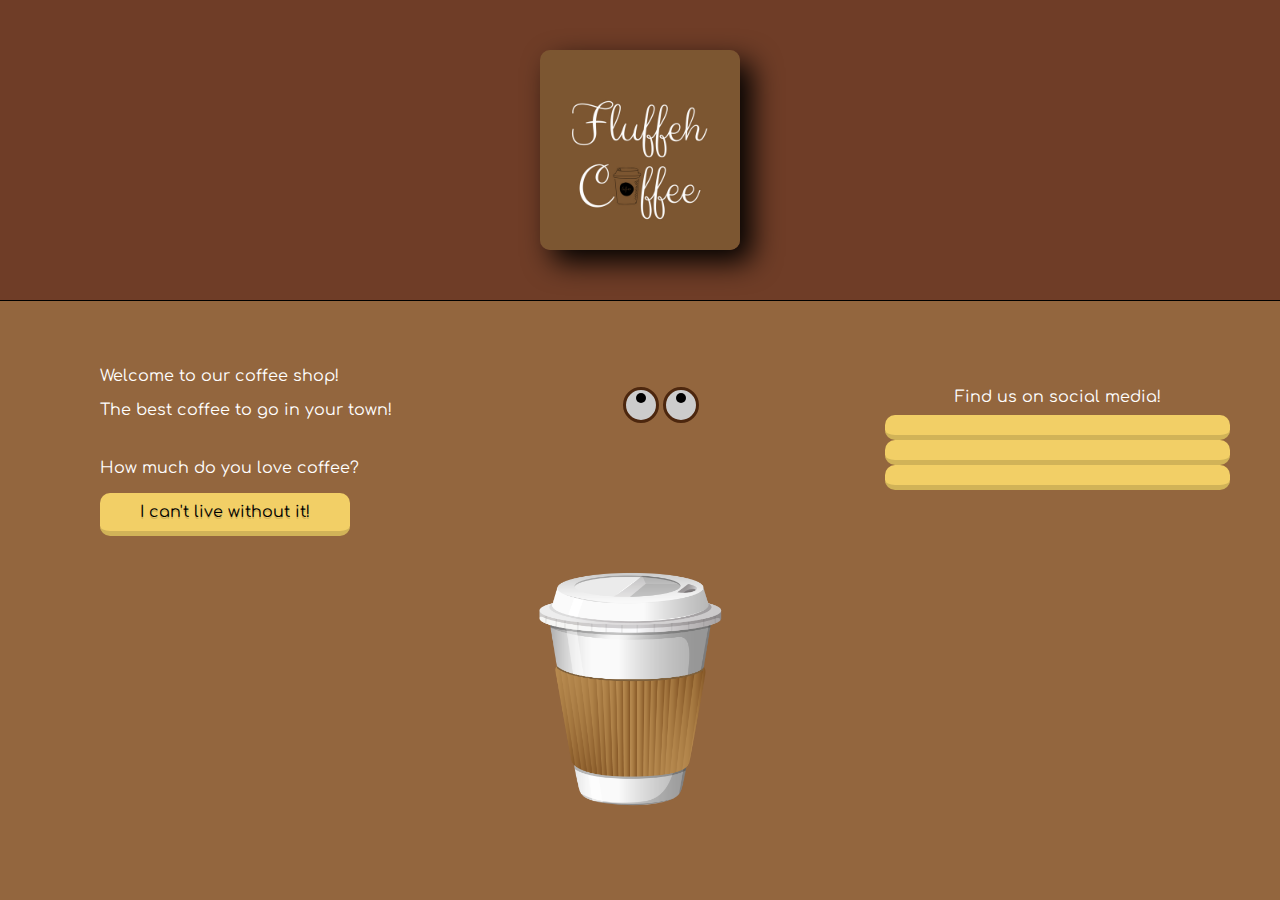
<file: index.html>
<!DOCTYPE html>
<html>

<head>
  <meta name="viewport" content="width=device-width, initial-scale=1.0">
  <title>Fluffeh Coffee</title>
  <link rel="icon" href="logo-and-coffee/cup.png">
  <link href="style.css" rel="stylesheet">
  <link rel="stylesheet" href="https://use.fontawesome.com/releases/v5.0.9/css/all.css" integrity="sha384-5SOiIsAziJl6AWe0HWRKTXlfcSHKmYV4RBF18PPJ173Kzn7jzMyFuTtk8JA7QQG1" crossorigin="anonymous">
  <link href="https://fonts.googleapis.com/css?family=Comfortaa" rel="stylesheet">
</head>

<body>
  <header>
    <img id="logo" src="logo-and-coffee/FluffehCoffee.png">
  </header>
  <div id="container">
    <div id="welcome">
      <div id="text">
        <p>Welcome to our coffee shop!</p>
        <p>The best coffee to go in your town!</p>
      </div>

      <div id="enter">
        <p id="question">How much do you love coffee?</p>
        <a href="coffee/coffee.html" class="button">I can't live without it!</a>
      </div>
    </div>

    <div id="animation">
      <section class="move-area">
        <img src="cup.png" class="cup">
        <div class='.container'>
          <div class='eye'></div>
          <div class='eye'></div>
        </div>
      </section>
    </div>

    <div class="social">
      <p>Find us on social media!</p>

      <a href="https://twitter.com/" class="button" target="_blank"><i class="fab fa-twitter"></i>
      </a>
      <a href="https://www.facebook.com/" class="button" target="_blank"><i class="fab fa-facebook-f"></i></a>
      <a href="https://www.instagram.com/" class="button" target="_blank"><i class="fab fa-instagram"></i></a>
    </div>
  </div>

  <script src="jquery-3.3.1.min.js"></script>
  <script type="text/javascript">
    $("html").mousemove(function (event) {
      var eye = $(".eye");
      var x = (eye.offset().left) + (eye.width() / 2);
      var y = (eye.offset().top) + (eye.height() / 2);
      var rad = Math.atan2(event.pageX - x, event.pageY - y);
      var rot = (rad * (180 / Math.PI) * -1) + 180;
      eye.css({
        '-webkit-transform': 'rotate(' + rot + 'deg)',
        '-moz-transform': 'rotate(' + rot + 'deg)',
        '-ms-transform': 'rotate(' + rot + 'deg)',
        'transform': 'rotate(' + rot + 'deg)'
      });
    });
  </script>

</body>

</html>
</file>
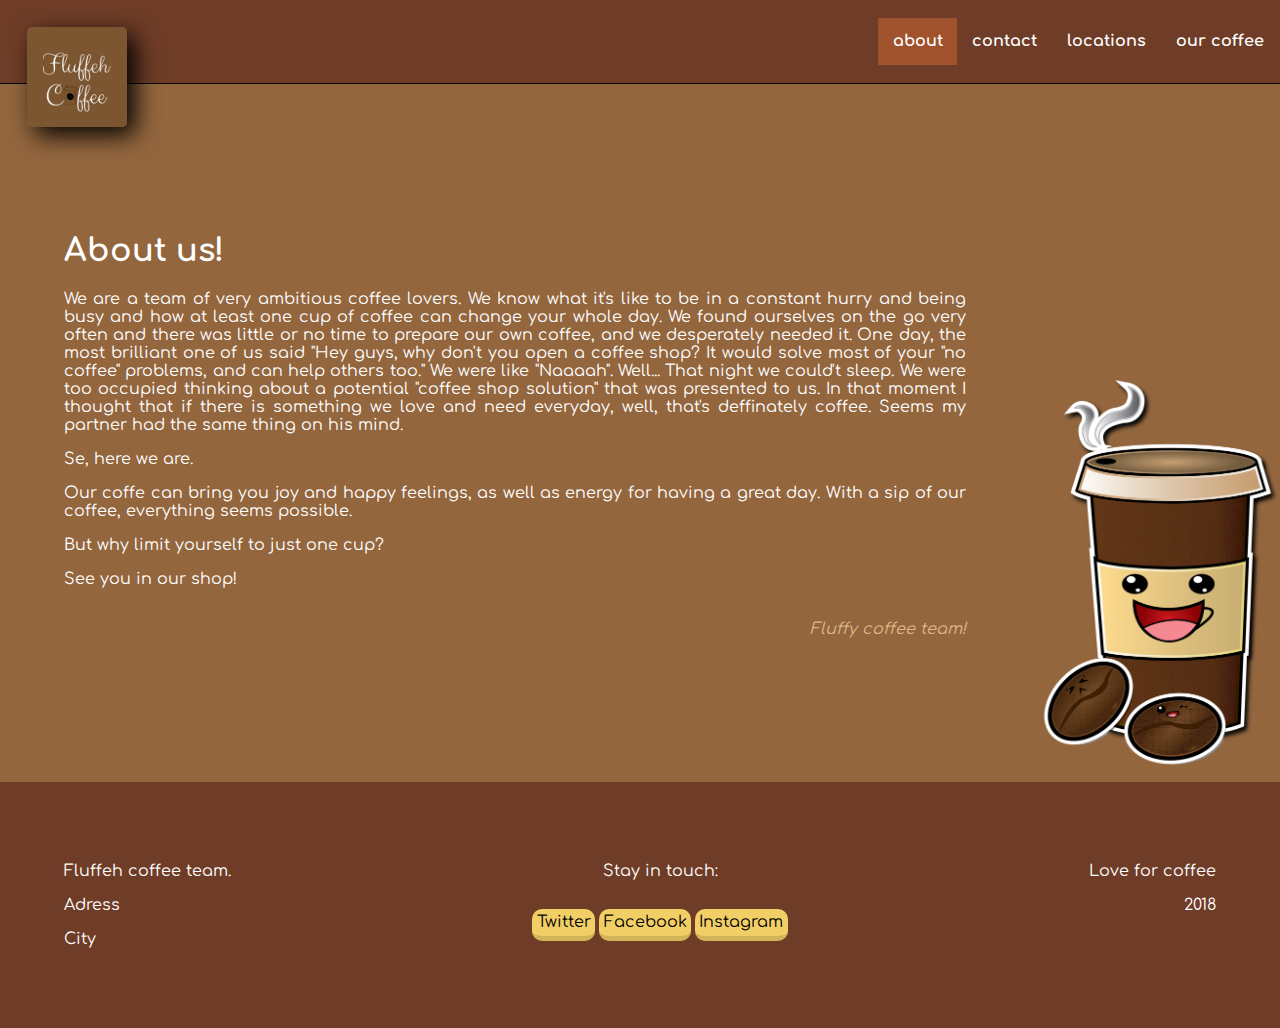
<file: about/about.html>
<!DOCTYPE html>
<html>

<head>
  <meta name="viewport" content="width=device-width, initial-scale=1.0">
  <title>Fluffeh coffee - About</title>
  <link href="about.css" rel="stylesheet">
  <link href="https://fonts.googleapis.com/css?family=Comfortaa" rel="stylesheet">
  <link rel="stylesheet" href="https://use.fontawesome.com/releases/v5.0.9/css/all.css" integrity="sha384-5SOiIsAziJl6AWe0HWRKTXlfcSHKmYV4RBF18PPJ173Kzn7jzMyFuTtk8JA7QQG1"
    crossorigin="anonymous">
</head>

<body>
  <header>
    <a href="../index.html"><img id="logo" src="../logo-and-coffee/FluffehCoffee.png"></a>

    <nav class="under">
      <ul>
        <a  id="about" href="about.html"><li>About <i class="fas fa-file-alt"></i></li></a>
        <a href="../contact/contact.html"><li id="contact">Contact</li></a>
        <a href="../locations/locations.html"><li id="locations">Locations<span class="iLocations"></span></li></a>
        <a href="../coffee/coffee.html"><li id="coffee">Our coffee</li></a>
      </ul>
    </nav>

  </header>

  <div id="container">
    <article>
      <h1>About us!</h1>
      <p>We are a team of very ambitious coffee lovers. We know what it's like to be in a constant hurry and being busy and
        how at least one cup of coffee can change your whole day. We found ourselves on the go very often and there was little
        or no time to prepare our own coffee, and we desperately needed it. One day, the most brilliant one of us said "Hey
        guys, why don't you open a coffee shop? It would solve most of your "no coffee" problems, and can help others too."
        We were like "Naaaah". Well... That night we could't sleep. We were too occupied thinking about a potential "coffee
        shop solution" that was presented to us. In that moment I thought that if there is something we love and need everyday,
        well, that's deffinately coffee. Seems my partner had the same thing on his mind.</p>
      <p>Se, here we are.</p>
      <p>Our coffe can bring you joy and happy feelings, as well as energy for having a great day. With a sip of our coffee,
        everything seems possible.</p>
      <p>But why limit yourself to just one cup?</p>
      <p>See you in our shop!</p>
      <p id="team">Fluffy coffee team!</p>
    </article>

    <aside id="kafaCont">
      <img src="kafica.jpg" alt="cup of coffee" id="kafica">
    </aside>

  </div>

  <footer>
    <section id="info">
      <p>Fluffeh coffee team.</p>
      <p>Adress</p>
      <p>City</p>
    </section>

    <section id="social">
      <p>Stay in touch:</p>
      <a href="https://twitter.com/" class="button" target="_blank">Twitter <i class="fab fa-twitter"></i>
      </a>
      <a href="https://www.facebook.com/" class="button" target="_blank">Facebook <i class="fab fa-facebook-f"></i></a>
      <a href="https://www.instagram.com/" class="button" target="_blank">Instagram <i class="fab fa-instagram"></i></a>
    </section>

    <section id="year">
      <p>Love for coffee</p>
      <p><i class="fas fa-heart"></i> 2018</p>
    </section>

  </footer>

</body>

</html>
</file>
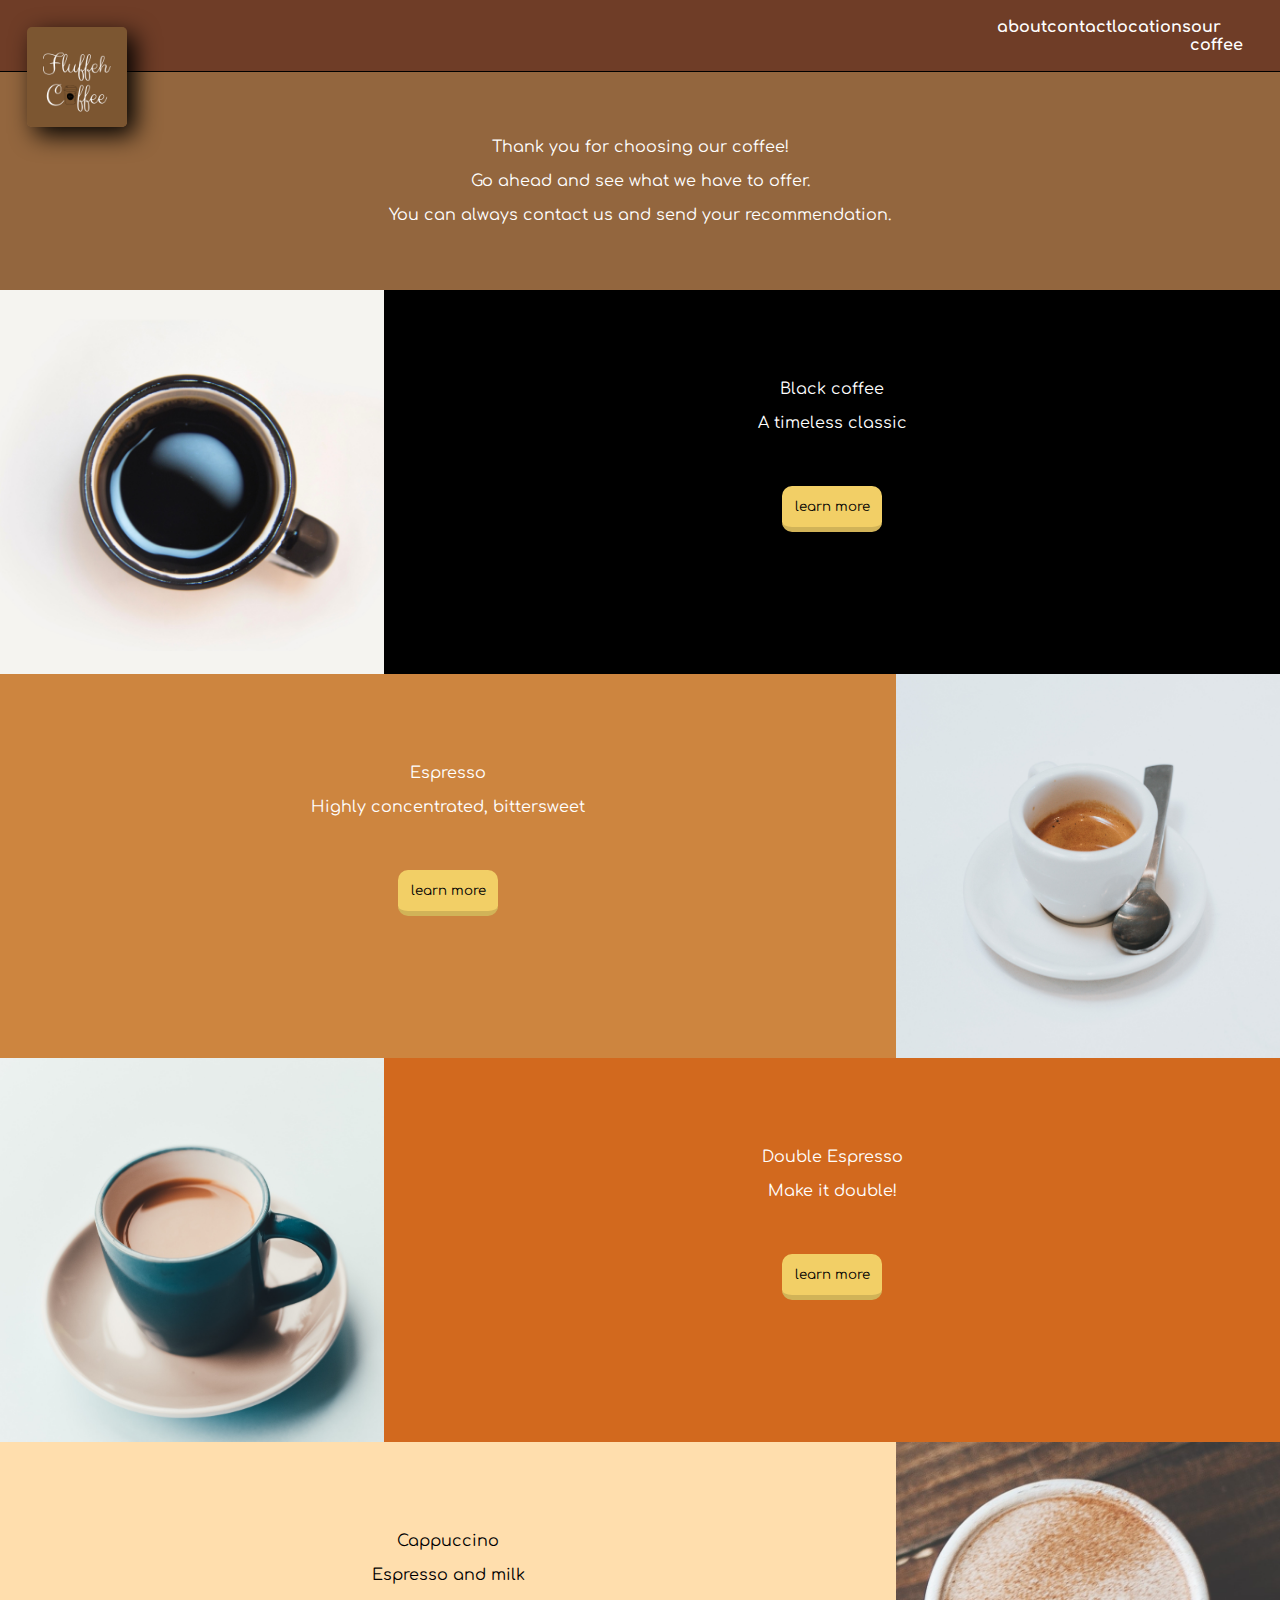
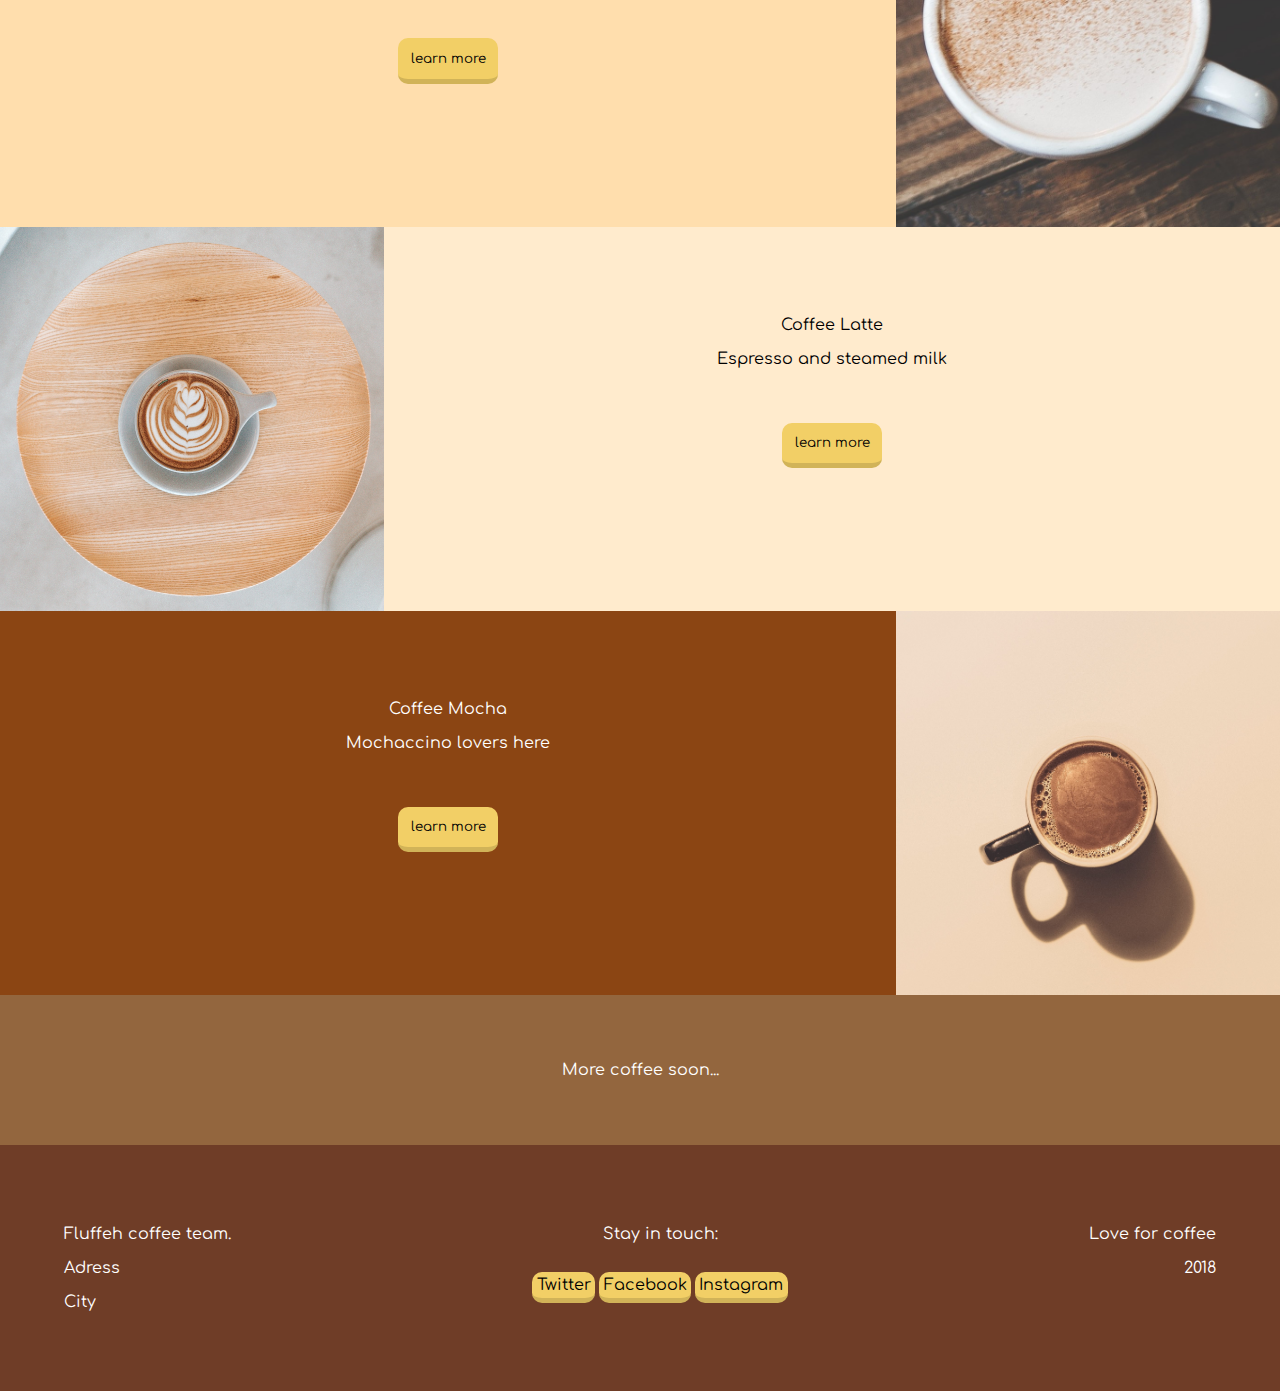
<file: coffee/coffee.html>
<!DOCTYPE html>
<html>

<head>
  <meta name="viewport" content="width=device-width, initial-scale=1.0">
  <title>Fluffeh coffee - Our coffee</title>
  <link href="coffee.css" rel="stylesheet">
  <link href="https://fonts.googleapis.com/css?family=Comfortaa" rel="stylesheet">
  <link rel="stylesheet" href="https://use.fontawesome.com/releases/v5.0.9/css/all.css" integrity="sha384-5SOiIsAziJl6AWe0HWRKTXlfcSHKmYV4RBF18PPJ173Kzn7jzMyFuTtk8JA7QQG1" crossorigin="anonymous">
</head>

<body>
  <header>
    <div id="logocont">
      <a href="../index.html"><img id="logo" src="../logo-and-coffee/FluffehCoffee.png"></a>
    </div>

    <nav class="under">
      <ul>
        <li id="about"><a href="../about/about.html">About</a></li>
        <li id="contact"><a href="../contact/contact.html">Contact</a></li>
        <li id="locations"><a href="../locations/locations.html">Locations<span class="iLocations"></span></a></li>
        <li id="coffee"><a href="coffee.html">Our coffee <i class="fas fa-coffee"></i></a></li>
      </ul>
    </nav>

  </header>

  <div class="choose">
    <p>Thank you for choosing our coffee!</p>
    <p>Go ahead and see what we have to offer.</p>
    <p>You can always contact us and send your recommendation.</p>
  </div>


  <div class="pics">

    <div class="img black">
      <img src="../logo-and-coffee/black.jpg" alt="black coffee">
      <section class="coffee">
        <p>Black coffee</p>
        <p>A timeless classic</p>
        <button class="button triggerBlack">learn more</button>

        <div class="modalBlack">
          <div class="modal-content">
            <span class="close-button" id="closeBlack">&times;</span>
            <h1>Black coffee</h1>
            <p>Black coffee has no milk or cream added to it. Black coffee is a brewed drink prepared from roasted coffee beans, which are the seeds of berries from the Coffea plant. The genus Coffea is native to tropical Africa (specifically having its origin in Ethiopia and Sudan) and Madagascar, the Comoros, Mauritius, and Réunion in the Indian Ocean. The plant was exported from Africa to countries around the world. Coffee plants are now cultivated in over 70 countries, primarily in the equatorial regions of the Americas, Southeast Asia, India, and Africa. The two most commonly grown are arabica and robusta. Once ripe, coffee berries are picked, processed, and dried. Dried coffee seeds (referred to as beans) are roasted to varying degrees, depending on the desired flavor. Roasted beans are ground and brewed with near-boiling water to produce coffee as a beverage.</p>
          </div>
        </div>

      </section>
    </div>

    <div class="img espresso">
      <img src="../logo-and-coffee/espresso.jpg" alt="espresso">
      <section class="coffee">
        <p>Espresso</p>
        <p>Highly concentrated, bittersweet</p>
        <button class="button triggerEspresso">learn more</button>

        <div class="modalEspresso">
          <div class="modal-content">
            <span class="close-button" id="closeEspresso">&times;</span>
            <h1>Espresso</h1>
            <p>Espresso is the name of a highly concentrated, bittersweet coffee originating in Italy in the early 20th century. Translated from Italian, the word espresso refers to the speed and single-serve nature of the coffee compared with slower and more communal methods of brewing coffee. Each shot of espresso is made to order upon customer request, as opposed to being brewed in anticipation of demand. Typically served in a demitasse cup or used with other ingredients to create another beverage such as a cappuccino or a caffè corretto, espresso has become representative of coffee culture in many coffee-consuming regions.</p>
          </div>
        </div>
      </section>
    </div>

    <div class="img double">
      <img src="../logo-and-coffee/double.jpg" alt="double">
      <section class="coffee">
        <p>Double Espresso</p>
        <p>Make it double!</p>
        <button class="button triggerDouble">learn more</button>

        <div class="modalDouble">
          <div class="modal-content">
            <span class="close-button" id="closeDouble">&times;</span>
            <h1>Double Espresso</h1>
            <p>Espresso is the name of a highly concentrated, bittersweet coffee originating in Italy in the early 20th century. Translated from Italian, the word espresso refers to the speed and single-serve nature of the coffee compared with slower and more communal methods of brewing coffee. Each shot of espresso is made to order upon customer request, as opposed to being brewed in anticipation of demand. Typically served in a demitasse cup or used with other ingredients to create another beverage such as a cappuccino or a coffee corretto, espresso has become representative of coffee culture in many coffee-consuming regions.</p>
            <p>Double espresso is just a two shot espresso.</p>
          </div>
        </div>
      </section>
    </div>

    <div class="img capp">
      <img src="../logo-and-coffee/cappuccino.jpg" alt="cappuccino">
      <section class="coffee dark">
        <p>Cappuccino</p>
        <p>Espresso and milk</p>
        <button class="button triggerCapp">learn more</button>

        <div class="modalCapp">
          <div class="modal-content">
            <span class="close-button" id="closeCapp">&times;</span>
            <h1>Cappuccino</h1>
            <p>A cappuccino is a coffee-based drink made primarily from espresso and milk. It consists of one-third espresso, one-third heated milk and one-third milk foam and is generally served in a 6 to 8-ounce cup. The cappuccino is considered one of the original espresso drinks representative of Italian espresso cuisine and eventually Italian-American espresso cuisine.</p>
            <p>Cappuccino is one of the few original espresso drinks that can be found across all major espresso cultures. The cappuccino began in Italian cafés and migrated to Italian-American menus before taking hold in American coffee houses. Today, the cappuccino remains a fixture in modern espresso culture.</p>
          </div>
        </div>
      </section>
    </div>

    <div class="img latte">
      <img src="../logo-and-coffee/latte.jpg" alt="latte">
      <section class="coffee dark">
        <p>Coffee Latte</p>
        <p>Espresso and steamed milk</p>
        <button class="button triggerLatte">learn more</button>

        <div class="modalLatte">
          <div class="modal-content">
            <span class="close-button" id="closeLatte">&times;</span>
            <h1>Coffee Latte</h1>
            <p>Coffee latte is a coffee-based drink made primarily from espresso and steamed milk. It consists of one-third espresso, two-thirds heated milk and about 1cm of foam. Depending on the skill of the barista, the foam can be poured in such a way to create a picture. Common pictures that appear in lattes are love hearts and ferns. Latte art is an interesting topic in itself.</p>
            <p>Traditionally the cafe latte is a ratio of two parts coffee and one part steamed milk (also called a Café Au Lait).</p>
          </div>
        </div>
      </section>
    </div>

    <div class="img mocha">
      <img src="../logo-and-coffee/mocha.jpg" alt="mocha">
      <section class="coffee">
        <p>Coffee Mocha</p>
        <p>Mochaccino lovers here</p>
        <button class="button triggerMocha">learn more</button>

        <div class="modalMocha">
          <div class="modal-content">
            <span class="close-button" id="closeMocha">&times;</span>
            <h1>Coffee Mocha</h1>
            <p>Like a coffee latte, coffee mocha is based on espresso and hot milk, but with added chocolate, typically in the form of sweet cocoa powder, although many varieties use chocolate syrup. Mochas can contain dark or milk chocolate.</p>

            <p>Coffee mocha, in its most basic formulation, can also be referred to as hot chocolate with (e.g., a shot of) espresso added. Like cappuccino, caffè mochas typically contain the distinctive milk froth on top, although, as is common with hot chocolate, they are sometimes served with whipped cream instead. They are usually topped with a dusting of either cinnamon or cocoa powder, and marshmallows may also be added on top for flavor and decoration.</p>
            <p>
              A variant is white caffè mocha, made with white chocolate instead of milk or dark. There are also variants of the drink that mix the two syrups; this mixture is referred to by several names, including black and white mocha, marble mocha, tan mocha, tuxedo mocha, and zebra</p>
          </div>
        </div>
      </section>
    </div>

  </div>

  <div class="choose">
    <p>More coffee soon...</p>
  </div>

  <footer>
    <section id="info">
      <p>Fluffeh coffee team.</p>
      <p>Adress</p>
      <p>City</p>
    </section>

    <section id="social">
      <p>Stay in touch:</p>
      <a href="https://twitter.com/" class="button" target="_blank">Twitter <i class="fab fa-twitter"></i>
</a>
      <a href="https://www.facebook.com/" class="button" target="_blank">Facebook <i class="fab fa-facebook-f"></i></a>
      <a href="https://www.instagram.com/" class="button" target="_blank">Instagram <i class="fab fa-instagram"></i></a>
    </section>

    <section id="year">
      <p>Love for coffee</p>
      <p><i class="fas fa-heart"></i> 2018</p>
    </section>

  </footer>

  <script src="coffee.js" type="text/javascript">


  </script>
</body>

</html>
</file>
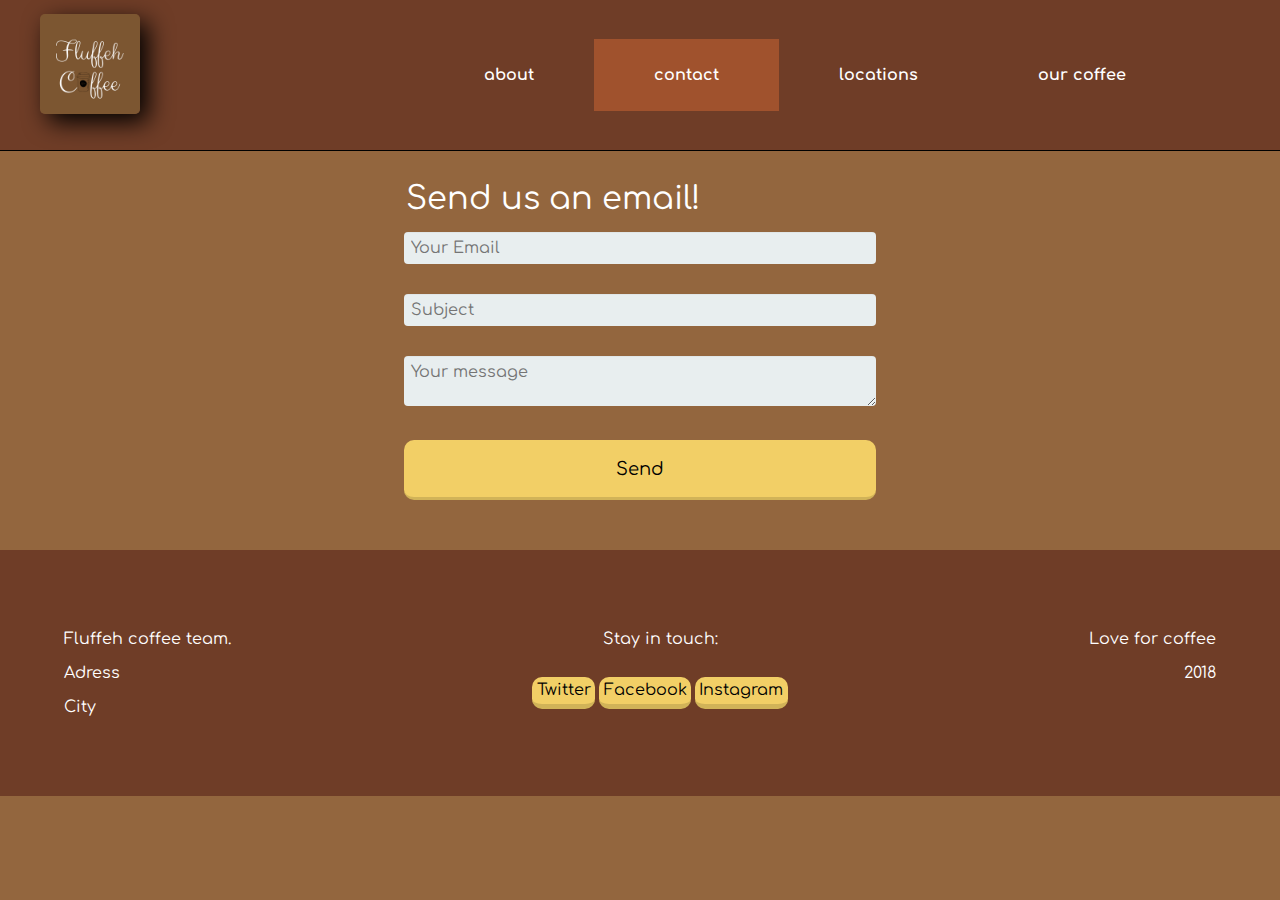
<file: contact/contact.html>
<!DOCTYPE html>
<html>

<head>
  <meta name="viewport" content="width=device-width, initial-scale=1.0">
  <title>Fluffeh coffee - Contact</title>
  <link href="contact.css" rel="stylesheet">
  <link href="https://fonts.googleapis.com/css?family=Comfortaa" rel="stylesheet">
  <link rel="stylesheet" href="https://use.fontawesome.com/releases/v5.0.9/css/all.css" integrity="sha384-5SOiIsAziJl6AWe0HWRKTXlfcSHKmYV4RBF18PPJ173Kzn7jzMyFuTtk8JA7QQG1" crossorigin="anonymous">
</head>

<body>
  <header>
    <div id="logocont">
      <a href="../index.html"><img id="logo" src="../logo-and-coffee/FluffehCoffee.png"></a>
    </div>

    <nav class="under">
      <ul>
        <li id="about"><a href="../about/about.html">About</a></li>
        <li id="contact"><a href="contact.html">Contact <i class="fas fa-id-card"></i></a></li>
        <li id="locations"><a href="../locations/locations.html">Locations<span class="iLocations"></span></a></li>
        <li id="coffee"><a href="../coffee/coffee.html">Our coffee</a></li>
      </ul>
    </nav>
    
  </header>

  <form method="post">
    <fieldset>
        <legend>Send us an email!</legend>

        <input type="email" name="email" placeholder="Your Email">
      
        <input type="text" name="subject" placeholder="Subject">
      
        <textarea name="body" placeholder="Your message"></textarea>
      
        <input type="submit" name="submit" value="Send" class="button">
    </fieldset>
  </form>
  
  <footer>
    <section id="info">
      <p>Fluffeh coffee team.</p>
      <p>Adress</p>
      <p>City</p>
    </section>

    <section id="social">
      <p>Stay in touch:</p>
      <a href="https://twitter.com/" class="button" target="_blank">Twitter <i class="fab fa-twitter"></i>
</a>
      <a href="https://www.facebook.com/" class="button" target="_blank">Facebook <i class="fab fa-facebook-f"></i></a>
      <a href="https://www.instagram.com/" class="button" target="_blank">Instagram <i class="fab fa-instagram"></i></a>
    </section>

    <section id="year">
      <p>Love for coffee</p>
      <p><i class="fas fa-heart"></i> 2018</p>
    </section>

  </footer>
  
  </body>
</html>
</file>
<file: style.css>
html,
body {
  margin: 0;
  padding: 0;
  background-color: #93663e;
}

header {
  height: 300px;
  background-color: #6F3D27;
  display: flex;
  align-items: center;
  justify-content: center;
  border-bottom: 1px solid #000;
}

#logo {
  width: 200px;
  height: 200px;
  -o-box-shadow: 12px 12px 29px #000;
  -icab-box-shadow: 12px 12px 29px #000;
  -khtml-box-shadow: 12px 12px 29px #000;
  -moz-box-shadow: 12px 12px 29px #000;
  -webkit-box-shadow: 12px 12px 29px #000;
  box-shadow: 12px 12px 29px #000;
  border-radius: 5%;
}

#container {
  height: 100%;
  display: flex;
}

#welcome {
  flex-grow: 1;
  margin-top: 50px;
  margin-left: 100px;
  font-family: 'Comfortaa', cursive;
}

#animation {
  flex-grow: 2;
}

.move-area {
  padding: 5% 35%;
  flex-grow: 1;
}

.social {
  flex-grow: 1;
  display: flex;
  flex-direction: column;
  text-align: center;
  margin-right: 50px;
  margin-top: 80px;
  font-family: 'Comfortaa', cursive;
  color: #fff;
  line-height: 1.5px;
}

.cup {
  position: absolute;
  right: 43%;
  bottom: 90px;
  height: 250px;
  width: 200px;
}

.container {
  position: relative;
  width: 50%;
}
.eye {
  position: relative;
  right: 32px;
  top: 68px;
  display: inline-block;
  border: 3px solid rgb(77, 39, 14);
  border-radius: 50%;
  height: 30px;
  width: 30px;
  background: #ccc;
}
.eye:after { /*pupil*/
  position: absolute;
  bottom: 17px;
  right: 10px;
  width: 10px;
  height: 10px;
  background: #000;
  border-radius: 50%;
  content: " ";
}

@media (max-width: 900px) {
  #container {
    flex-direction: column;
  }

  #animation {
    visibility: hidden;
  }

  .social {
    margin: auto;
  }
}

#text {
  font-family: 'Comfortaa', cursive;
  color: #fff;
  font-size: 1em;
}

p::selection {
  background: #93663e;
}

#enter {
  margin-top: 40px;
  color: #fff;
}

.button {
  float: left;
  padding: 10px 40px;
  font-family: 'Comfortaa', cursive;
  border-radius: 10px;
  color: #000;
  text-decoration: none;
  transition: all 0.1s;
  -webkit-transition: all 0.1s;
  background-color: #F2CF66;
  border-bottom: 5px solid #D1B358;
  text-shadow: 0px 2px #D1B358;
}

.button:active {
  transform: translate(0px, 5px);
  -webkit-transform: translate(0px, 5px);
  border-bottom: 1px solid;
}
</file>
<file: about/about.css>
html,
body {
  margin: 0;
  padding: 0;
  background-color: #93663e;
  color: #fff;
}

header {
  padding: 0.1em;
  background-color: #6F3D27;
  border-bottom: 1px solid #000;
}

nav ul {
  list-style: none;
  display: flex;
  flex-wrap: wrap;
  justify-content: flex-end;
}

nav ul a {
  padding: 1.2%;
  font-family: 'Comfortaa', cursive;
  text-decoration: none;
  text-transform: lowercase;
  color: #fff;
  font-weight: bold;
}

nav ul a,
nav ul a:after,
nav ul a:before {
  transition: all 0.5s;
}

nav ul a#about {
  background-color: #A0522D;
}

nav ul a:hover {
  background-color: #A0522D;
}

article {
  text-align: justify;
  padding: 10% 5%;
}

p::selection,
h1::selection {
  background: #93663e;
}

p,
h1 {
  font-family: 'Comfortaa', cursive;
}

footer {
  background-color: #6F3D27;
  display: flex;
  padding: 5%;
}

.button {
  border: none;
  margin-top: 3%;
  padding: 1%;
  font-family: 'Comfortaa', cursive;
  border-radius: 10px;
  color: #000;
  text-decoration: none;
  transition: all 0.1s;
  -webkit-transition: all 0.1s;
  background-color: #F2CF66;
  border-bottom: 5px solid #D1B358;
  cursor: pointer;
}

.button:active {
  transform: translate(0px, 5px);
  -webkit-transform: translate(0px, 5px);
  border-bottom: 1px solid;
}

.button:focus {
  outline: none;
}

.fa-heart {
  color: #800000;
}

#logo {
  position: absolute;
  margin: 2%;
  width: 100px;
  height: 100px;
  -o-box-shadow: 8px 8px 25px #000;
  -icab-box-shadow: 8px 8px 25px #000;
  -khtml-box-shadow: 8px 8px 25px #000;
  -moz-box-shadow: 8px 8px 25px #000;
  -webkit-box-shadow: 8px 8px 25px #000;
  box-shadow: 8px 8px 25px #000;
  border-radius: 5%;
}

#container {
  display: flex;
}

#team {
  color: burlywood;
  font-style: italic;
  float: right;
}

#kafaCont {
  height: inherit;
  align-self: flex-end;
}

#kafica {
  height: 400px;
  width: 250px;
}

#info {
  flex-grow: 1;
}

#social {
  flex-grow: 1;
  text-align: center;
}

#social a {
  display: inline-block;
}

#year {
  flex-grow: 1;
  text-align: right;
}
</file>
<file: coffee/coffee.css>
html,
body {
  margin: 0;
  padding: 0;
  background-color: #93663e;
  color: #fff;
}

p::selection {
  background: #93663e;
}

header {
  padding: 0.1em;
  background-color: #6F3D27;
  border-bottom: 1px solid #000;
}

nav ul {
  list-style: none;
  display: flex;
  flex-wrap: wrap;
  justify-content: flex-end;
}

nav ul a {
  padding: 1.2%;
  font-family: 'Comfortaa', cursive;
  text-decoration: none;
  text-transform: lowercase;
  color: #fff;
  font-weight: bold;
}

nav ul a,
nav ul a:after,
nav ul a:before {
  transition: all 0.5s;
}

nav ul a#coffee {
  background-color: #A0522D;
}

nav ul a:hover {
  background-color: #A0522D;
}

#logo {
  position: absolute;
  margin: 2%;
  width: 100px;
  height: 100px;
  -o-box-shadow: 8px 8px 25px #000;
  -icab-box-shadow: 8px 8px 25px #000;
  -khtml-box-shadow: 8px 8px 25px #000;
  -moz-box-shadow: 8px 8px 25px #000;
  -webkit-box-shadow: 8px 8px 25px #000;
  box-shadow: 8px 8px 25px #000;
  border-radius: 5%;
}

@media (max-width: 600px) {
  header {
    display: flex;
  }

  #logo {
    position: static;
  }
}

p,
h1 {
  font-family: 'Comfortaa', cursive;
}

footer {
  background-color: #6F3D27;
  display: flex;
  padding: 5%;
}

.choose {
  text-align: center;
  padding: 50px;
}

.pics {
  display: flex;
  flex-direction: column;
}

.img {
  width: 100%;
  height: 20%;
}

.img img {
  width: 30%;
  height: 100%;
}

.black {
  background-color: #000;
}

.black img,
.double img,
.latte img {
  float: left;
}

.coffee {
  text-align: center;
  margin-top: 7%;
}

.capp {
  background-color: #FFDEAD;
}

.espresso img,
.capp img,
.mocha img {
  float: right;
}

.espresso {
  background-color: #CD853F;
}

.double {
  background-color: #D2691E;
}

.latte {
  background-color: #FFEBCD;
}

.mocha {
  background-color: #8B4513;
}

.dark {
  color: #000;
}

.dark p::selection {
  color: #fff;
  background: #93663e;
}

#info {
  flex-grow: 1;
}

#social {
  flex-grow: 1;
  text-align: center;
}

#social a {
  display: inline-block;
}

#year {
  flex-grow: 1;
  text-align: right;
}

.button {
  border: none;
  margin-top: 3%;
  padding: 1%;
  font-family: 'Comfortaa', cursive;
  border-radius: 10px;
  color: #000;
  text-decoration: none;
  transition: all 0.1s;
  -webkit-transition: all 0.1s;
  background-color: #F2CF66;
  border-bottom: 5px solid #D1B358;
  cursor: pointer;
}

.button:active {
  transform: translate(0px, 5px);
  -webkit-transform: translate(0px, 5px);
  border-bottom: 1px solid;
}

.button:focus {
  outline: none;
}

.fa-heart {
  color: #800000;
}

.modalBlack,
.modalEspresso,
.modalDouble,
.modalCapp,
.modalLatte,
.modalMocha {
  position: fixed;
  left: 0;
  top: 0;
  width: 100%;
  height: 100%;
  background-color: rgba(0, 0, 0, 0.5);
  opacity: 0;
  visibility: hidden;
  transform: scale(1.1);
  transition: visibility 0s linear 0.25s, opacity 0.25s 0s, transform 0.25s;
}

.modal-content {
  position: absolute;
  top: 50%;
  left: 50%;
  transform: translate(-50%, -50%);
  background-color: #93663e;
  color: #fff;
  padding: 10px 20px 10px 20px;
  text-align: justify;
  width: 24rem;
  border-radius: 0.5rem;
}

.modal-content h1 {
  text-align: center;
}

.close-button {
  float: right;
  width: 1.5rem;
  line-height: 1.5rem;
  text-align: center;
  cursor: pointer;
  border-radius: 0.25rem;
  background-color: #D3D3D3;
}

.close-button:hover {
  background-color: #A9A9A9;
}

.show-modal {
  opacity: 1;
  visibility: visible;
  transform: scale(1.0);
  transition: visibility 0s linear 0s, opacity 0.25s 0s, transform 0.25s;
}
</file>
<file: contact/contact.css>
html,
body {
  margin: 0;
  padding: 0;
  background-color: #93663e;
  color: #fff;
}

p::selection {
  background: #93663e;
}

header {
  background-color: #6F3D27;
  display: flex;
  align-items: center;
  border-bottom: 1px solid #000;
}

#logocont {
  flex-grow: 1;
  margin-left: 2%;
  height: 150px;
}

#logo {
  margin: 4%;
  width: 100px;
  height: 100px;
  -o-box-shadow: 8px 8px 25px #000;
  -icab-box-shadow: 8px 8px 25px #000;
  -khtml-box-shadow: 8px 8px 25px #000;
  -moz-box-shadow: 8px 8px 25px #000;
  -webkit-box-shadow: 8px 8px 25px #000;
  box-shadow: 8px 8px 25px #000;
  border-radius: 5%;
}

nav {
  width: 70%;
  height: 100%;
}

nav ul {
  height: 100%;
  display: flex;
  list-style: none;
}

nav ul li a {
  padding: 27px 60px 27px 60px;
  font-family: 'Comfortaa', cursive;
  text-decoration: none;
  text-transform: lowercase;
  color: #fff;
  font-weight: bold;
}

nav ul li a,
nav ul li a:after,
nav ul li a:before {
  transition: all 0.5s;
}

form {
  max-width: 500px;
    padding: 10px 20px;
    margin: 10px auto;
    padding: 20px;
    border-radius: 8px;
}

form fieldset {
  border: none;
}

form legend {
  font-size: 2em;
  margin-bottom: 10px;
  font-family: 'Comfortaa', cursive;
}

form input[type="email"],
form input[type="text"],
form textarea {
  font-family: 'Comfortaa', cursive;
  background: rgba(194, 96, 96, 0.1);
  border: none;
  border-radius: 4px;
  font-size: 16px;
  margin: 0;
  outline: 0;
  padding: 7px;
  width: 100%;
  box-sizing: border-box;
  -webkit-box-sizing: border-box;
  -moz-box-sizing: border-box;
  background-color: #e8eeef;
  color:#000000;
  -webkit-box-shadow: 0 1px 0 rgba(0,0,0,0.03) inset;
  box-shadow: 0 1px 0 rgba(0,0,0,0.03) inset;
  margin-bottom: 30px;
}

form input[type="email"]:hover,
form input[type="email"]:focus,
form input[type="text"]:hover,
form input[type="text"]:focus,
form textarea:hover,
form textarea:focus {
  background-color: #fff;
}

form input[type="submit"] {
  position: relative;
  display: block;
  padding: 19px 39px 18px 39px;
  margin: 0 auto;
  font-size: 18px;
  text-align: center;
  font-style: normal;
  width: 100%;
  border-width: 1px 1px 3px;
  margin-bottom: 10px;
}

#contact a {
  background-color: #A0522D;
}

nav ul li a:hover {
  background-color: #A0522D;
}

p, h1 {
  font-family: 'Comfortaa', cursive;
}

footer {
  background-color: #6F3D27;
  display: flex;
  padding: 5%;
}

#info {
  flex-grow: 1;
}

#social {
  flex-grow: 1;
  text-align: center;
}

#social a {
  display: inline-block;
}

#year {
  flex-grow: 1;
  text-align: right;
}

.button {
  border: none;
  margin-top: 3%;
  padding: 1%;
  font-family: 'Comfortaa', cursive;
  border-radius: 10px;
  color: #000;
  text-decoration: none;
  transition: all 0.1s;
  -webkit-transition: all 0.1s;
  background-color: #F2CF66;
  border-bottom: 5px solid #D1B358;
  cursor: pointer;
}

.button:active {
  transform: translate(0px, 5px);
  -webkit-transform: translate(0px, 5px);
  border-bottom: 1px solid;
}

.button:focus {
  outline: none;
}

.fa-heart {
  color: #800000;
}
</file>
